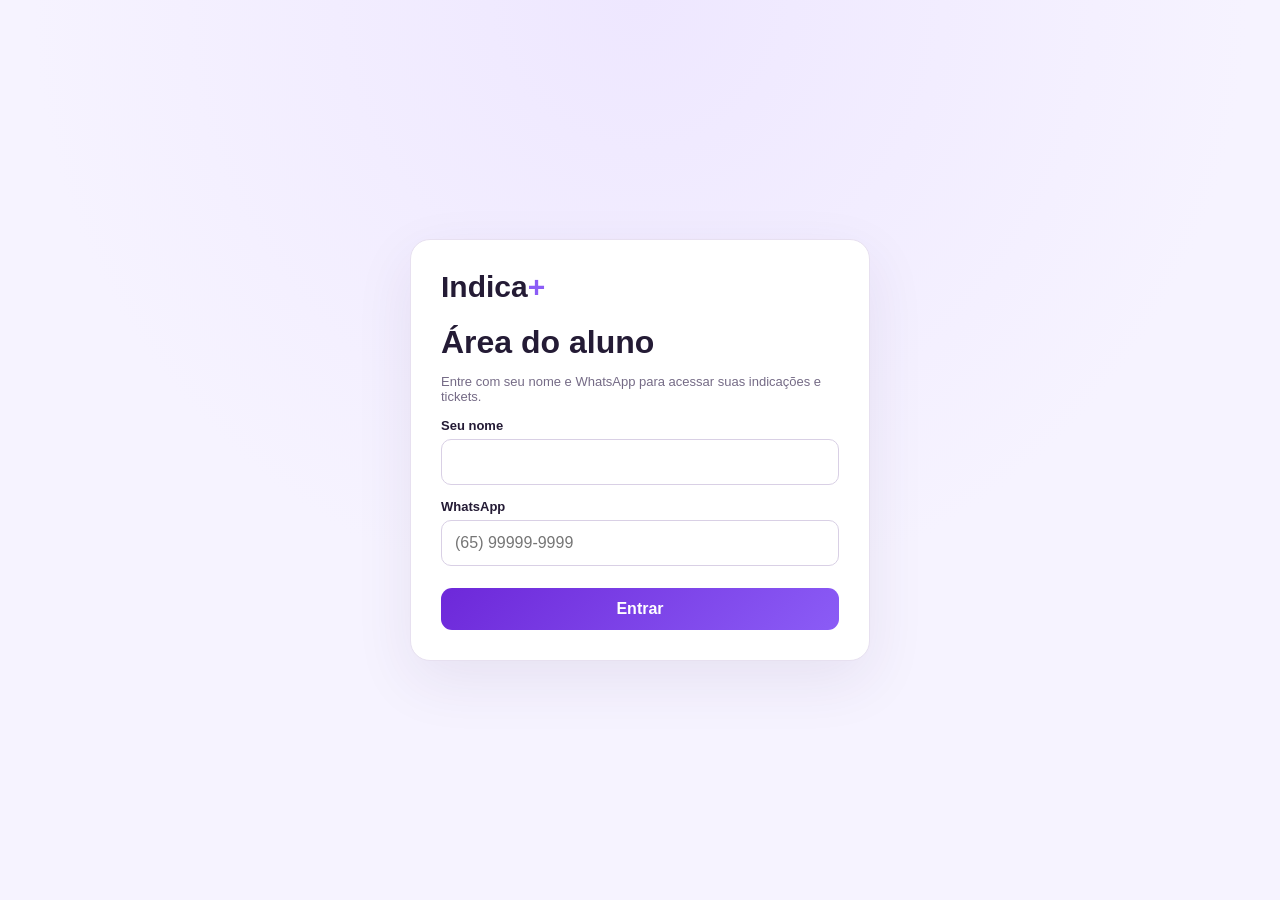
<file: index.html>
<!doctype html><html lang="pt-BR"><head><meta charset="utf-8"><meta http-equiv="refresh" content="0;url=aluno.html"><meta name="viewport" content="width=device-width,initial-scale=1"><title>Indica+</title></head><body><p>Redirecionando para a área do aluno...</p><script>location.replace('aluno.html')</script></body></html>
</file>
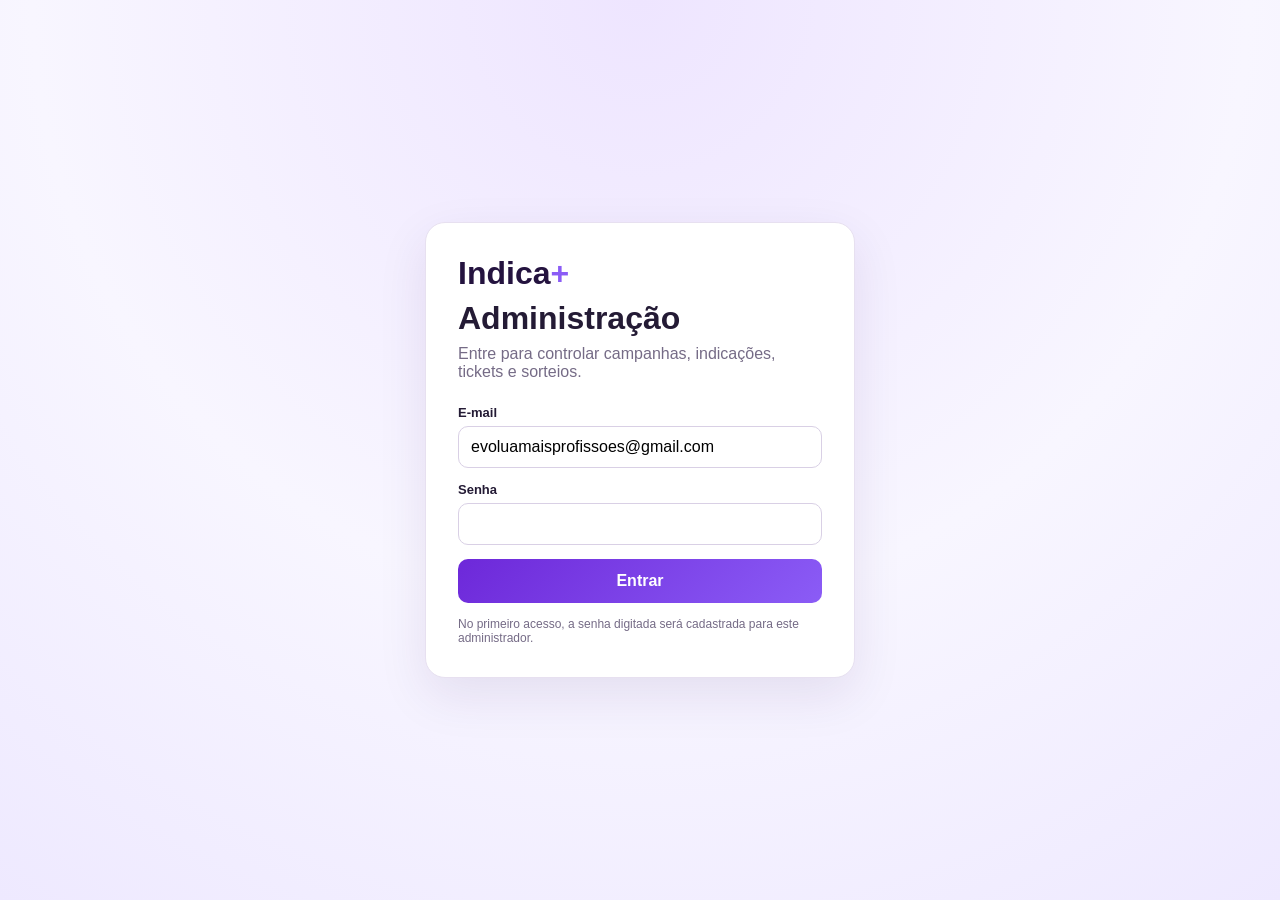
<file: admin/index.html>
<!doctype html>
<html lang="pt-BR">
<head>
<meta charset="utf-8">
<meta name="viewport" content="width=device-width,initial-scale=1">
<title>Indica+ | Administração</title>
<style>
:root{--p:#6d28d9;--p2:#8b5cf6;--bg:#f5f3ff;--card:#fff;--text:#241b35;--muted:#756b86;--line:#e7e0f0;--ok:#16834a;--warn:#a96600;--danger:#b52f2f;--blue:#2563eb}
*{box-sizing:border-box}body{margin:0;font-family:Segoe UI,Arial,sans-serif;background:var(--bg);color:var(--text)}button,input,textarea,select{font:inherit}.hidden{display:none!important}
.login{min-height:100vh;display:grid;place-items:center;padding:20px;background:radial-gradient(circle at top,#eee5ff,#f8f6ff 55%,#eee9ff)}.login-card{width:min(430px,100%);background:#fff;border:1px solid var(--line);border-radius:20px;padding:32px;box-shadow:0 18px 50px #35125c18}.login-logo{font-size:32px;font-weight:900;color:#24133f;margin-bottom:8px}.login-logo span{color:var(--p2)}.login-card h1{margin:0 0 8px}.login-card p{color:var(--muted);margin:0 0 24px}.field{margin-bottom:14px}.field label{display:block;font-size:13px;font-weight:700;margin-bottom:6px}.field input,.field textarea,.field select{width:100%;padding:11px 12px;border:1px solid #d9d0e5;border-radius:10px;background:#fff;outline:none}.field input:focus,.field textarea:focus,.field select:focus{border-color:var(--p);box-shadow:0 0 0 3px #6d28d915}.field textarea{min-height:90px;resize:vertical}.login-btn,.primary{border:0;background:linear-gradient(135deg,var(--p),var(--p2));color:#fff;padding:11px 16px;border-radius:10px;font-weight:800;cursor:pointer}.login-btn{width:100%;padding:13px}.msg{padding:11px 13px;border-radius:10px;margin-bottom:14px;font-size:13px}.msg.error{background:#fff0f0;color:#a52d2d}.msg.success{background:#e7f7ee;color:#16834a}
.app{display:flex;min-height:100vh}.side{position:fixed;inset:0 auto 0 0;width:235px;background:#24133f;color:#fff;padding:20px 14px;z-index:5}.brand{font-size:27px;font-weight:900;padding:7px 10px 22px}.brand span{color:#bda0ff}.nav{display:grid;gap:6px}.nav button{border:0;background:transparent;color:#ddd1f3;padding:11px;border-radius:9px;text-align:left;cursor:pointer}.nav button.active,.nav button:hover{background:#5b25a9;color:#fff}.nav-sep{height:1px;background:#ffffff16;margin:8px 4px}.side-bottom{position:absolute;bottom:20px;left:14px;right:14px}.logout{width:100%;border:1px solid #ffffff35;background:transparent;color:#fff;padding:10px;border-radius:9px;cursor:pointer}
.main{margin-left:235px;width:calc(100% - 235px);padding:25px;max-width:1550px}.top{display:flex;justify-content:space-between;align-items:center;gap:15px;margin-bottom:20px}.top h1{margin:0;font-size:27px}.top p{margin:5px 0;color:var(--muted)}.top-actions{display:flex;gap:8px;flex-wrap:wrap}.refresh,.secondary{border:1px solid #d8cde7;background:#fff;color:#4b3c5d;padding:10px 14px;border-radius:9px;font-weight:700;cursor:pointer}.refresh{background:var(--p);border-color:var(--p);color:#fff}.cards{display:grid;grid-template-columns:repeat(7,1fr);gap:12px;margin-bottom:20px}.card,.panel{background:var(--card);border:1px solid var(--line);border-radius:14px;box-shadow:0 4px 18px #3b236510}.card{padding:16px}.num{font-size:28px;font-weight:900;color:var(--p)}.label{font-size:12px;color:var(--muted);margin-top:4px}.panel{overflow:hidden;margin-bottom:18px}.panel-head{padding:16px 18px;border-bottom:1px solid var(--line);display:flex;justify-content:space-between;align-items:center;gap:12px}.panel-head h2{font-size:17px;margin:0}.tab{display:none}.tab.active{display:block}.wrap{overflow:auto}.empty,.loading{text-align:center;padding:35px;color:var(--muted)}table{width:100%;border-collapse:collapse;font-size:13px}th,td{text-align:left;padding:11px 13px;border-bottom:1px solid var(--line);vertical-align:top}th{background:#faf8ff;font-size:10px;color:#685d78;text-transform:uppercase;white-space:nowrap}tr:hover td{background:#fcfaff}.badge{display:inline-block;padding:5px 9px;border-radius:999px;background:#eee8ff;color:#5b25a9;font-size:10px;font-weight:800;white-space:nowrap}.ok{background:#e7f7ee;color:var(--ok)}.warn{background:#fff3dd;color:var(--warn)}.danger{background:#fde8e8;color:var(--danger)}.blue{background:#e8f0ff;color:#2455a6}.muted{color:var(--muted);font-size:12px}.actions{display:flex;gap:5px;flex-wrap:wrap}.btn{border:0;padding:7px 9px;border-radius:7px;font-size:11px;font-weight:800;color:#fff;cursor:pointer}.btn.blue{background:#2563eb;color:#fff}.btn.orange{background:#d97706;color:#fff}.btn.red{background:#dc2626;color:#fff}.btn.green{background:#15803d;color:#fff}.btn.gray{background:#6b7280;color:#fff}.btn.purple{background:#6d28d9;color:#fff}.campaign-grid{padding:18px;display:grid;grid-template-columns:1fr 1fr;gap:14px}.campaign-grid .full{grid-column:1/-1}.campaign-preview{border-radius:14px;min-height:180px;padding:24px;color:#fff;background:linear-gradient(135deg,var(--p),var(--p2));display:flex;flex-direction:column;justify-content:end;overflow:hidden;position:relative}.campaign-preview:before{content:"";position:absolute;inset:0;background-image:var(--banner);background-size:cover;background-position:center;opacity:.25}.campaign-preview>*{position:relative}.campaign-preview h3{font-size:28px;margin:4px 0}.campaign-preview p{margin:0}.prize-grid{display:grid;grid-template-columns:1fr 1fr;gap:12px}.check{display:flex;align-items:center;gap:8px;padding-top:26px}.check input{width:18px;height:18px}.modal{position:fixed;inset:0;background:#160b2790;display:none;align-items:center;justify-content:center;padding:18px;z-index:20}.modal.open{display:flex}.modal-box{background:#fff;width:min(760px,100%);max-height:92vh;overflow:auto;border-radius:16px;padding:22px;box-shadow:0 25px 80px #160b2740}.modal-head{display:flex;justify-content:space-between;align-items:center;margin-bottom:18px}.modal-head h3{margin:0}.close{border:0;background:#f2edf7;border-radius:8px;font-size:22px;width:35px;height:35px;cursor:pointer}.form-grid{display:grid;grid-template-columns:1fr 1fr;gap:12px}.full{grid-column:1/-1}.modal-actions{display:flex;justify-content:flex-end;gap:8px;margin-top:18px}.hint{font-size:12px;color:var(--muted);margin-top:5px}.early-box{background:#fff7e8;border:1px solid #f2d49a;border-radius:10px;padding:12px;margin-bottom:15px;color:#805500}
@media(max-width:1250px){.cards{grid-template-columns:repeat(4,1fr)}}@media(max-width:850px){.side{display:none}.main{margin:0;width:100%;padding:15px}.cards{grid-template-columns:repeat(2,1fr)}.campaign-grid,.form-grid,.prize-grid{grid-template-columns:1fr}.full{grid-column:auto}.top{align-items:flex-start;flex-direction:column}.top-actions{width:100%}.top-actions>*{flex:1}.campaign-preview{min-height:230px}}

/* Upload de imagens */
.image-upload-box{border:1px dashed #c8b7ee;border-radius:12px;padding:14px;background:#faf8ff}
.image-upload-row{display:flex;align-items:center;gap:12px;flex-wrap:wrap}
.image-upload-row input[type=file]{max-width:100%}
.image-preview{margin-top:12px;display:none;max-width:180px;max-height:130px;border-radius:10px;border:1px solid #e7ddf8;object-fit:cover}
.upload-status{font-size:12px;color:#6b5d7d}

</style>
</head>
<body>
<div id="loginView" class="login">
  <div class="login-card">
    <div class="login-logo">Indica<span>+</span></div>
    <h1>Administração</h1>
    <p>Entre para controlar campanhas, indicações, tickets e sorteios.</p>
    <div id="loginMsg" class="hidden"></div>
    <form id="loginForm">
      <div class="field"><label>E-mail</label><input id="loginEmail" type="email" value="evoluamaisprofissoes@gmail.com" required></div>
      <div class="field"><label>Senha</label><input id="loginPassword" type="password" required autocomplete="current-password"></div>
      <button class="login-btn">Entrar</button>
    </form>
    <div class="hint" style="margin-top:14px">No primeiro acesso, a senha digitada será cadastrada para este administrador.</div>
  </div>
</div>

<div id="appView" class="app hidden">
<aside class="side">
  <div class="brand">Indica<span>+</span></div>
  <div class="nav">
    <button class="active" data-tab="dashboard">📊 Dashboard</button>
    <button data-tab="campaigns">🎨 Campanhas</button>
    <button data-tab="referrals">📝 Indicações</button>
    <button data-tab="enrollments">⏳ Matrículas</button>
    <button data-tab="students">👨‍🎓 Alunos</button>
    <button data-tab="tickets">🎟️ Tickets</button>
    <button data-tab="prizes">🎁 Prêmios</button>
    <div class="nav-sep"></div>
    <button data-tab="ranking">🏆 Ranking</button>
    <button data-tab="history">📜 Histórico</button>
  </div>
  <div class="side-bottom"><button class="logout" id="logoutBtn">Sair</button></div>
</aside>
<main class="main">
  <div class="top"><div><h1 id="pageTitle">Dashboard</h1><p>Central de controle do Indica+</p></div><div class="top-actions"><button class="secondary" id="exportBtn">⬇ Exportar</button><button class="refresh" id="refreshBtn">↻ Atualizar</button></div></div>
  <div id="globalMsg" class="hidden"></div>

  <section id="tab-dashboard" class="tab active">
    <div class="cards">
      <div class="card"><div class="num" id="nStudents">0</div><div class="label">Alunos</div></div>
      <div class="card"><div class="num" id="nReferrals">0</div><div class="label">Indicações</div></div>
      <div class="card"><div class="num" id="nEnrollments">0</div><div class="label">Matrículas</div></div>
      <div class="card"><div class="num" id="nWaiting">0</div><div class="label">Aguardando 7 dias</div></div>
      <div class="card"><div class="num" id="nTickets">0</div><div class="label">Tickets disponíveis</div></div>
      <div class="card"><div class="num" id="nPrizes">0</div><div class="label">Prêmios ativos</div></div>
      <div class="card"><div class="num" id="nDraws">0</div><div class="label">Sorteios</div></div>
    </div>
    <div class="panel"><div class="panel-head"><h2>Campanha vigente</h2><span id="campaignStatus" class="badge">Carregando</span></div><div id="dashboardCampaign" class="campaign-grid"><div class="loading">Carregando...</div></div></div>
  </section>

  <section id="tab-campaigns" class="tab"><div class="panel"><div class="panel-head"><h2>Campanhas</h2><button class="primary" id="newCampaignBtn">+ Nova campanha</button></div><div id="campaignsBox" class="wrap"></div></div></section>
  <section id="tab-referrals" class="tab"><div class="panel"><div class="panel-head"><h2>Indicações</h2><button class="secondary" data-export="referrals">⬇ Excel/CSV</button></div><div id="referralsBox" class="wrap"></div></div></section>
  <section id="tab-enrollments" class="tab"><div class="panel"><div class="panel-head"><h2>Matrículas</h2><button class="secondary" data-export="enrollments">⬇ Excel/CSV</button></div><div id="enrollmentsBox" class="wrap"></div></div></section>
  <section id="tab-students" class="tab"><div class="panel"><div class="panel-head"><h2>Alunos</h2><button class="secondary" data-export="students">⬇ Excel/CSV</button></div><div id="studentsBox" class="wrap"></div></div></section>
  <section id="tab-tickets" class="tab"><div class="panel"><div class="panel-head"><h2>Tickets</h2><button class="secondary" data-export="tickets">⬇ Excel/CSV</button></div><div id="ticketsBox" class="wrap"></div></div></section>
  <section id="tab-prizes" class="tab"><div class="panel"><div class="panel-head"><h2>Prêmios</h2><button class="primary" id="newPrizeBtn">+ Novo prêmio</button></div><div id="prizesBox" class="wrap"></div></div></section>
  <section id="tab-ranking" class="tab"><div class="panel"><div class="panel-head"><h2>Ranking de indicadores</h2></div><div id="rankingBox" class="wrap"></div></div></section>
  <section id="tab-history" class="tab"><div class="panel"><div class="panel-head"><h2>Histórico e auditoria</h2><button class="secondary" data-export="draws">⬇ Sorteios CSV</button></div><div id="historyBox" class="wrap"></div></div></section>
</main>
</div>

<div id="campaignModal" class="modal"><div class="modal-box"><div class="modal-head"><h3 id="campaignModalTitle">Nova campanha</h3><button class="close" data-close="campaignModal">×</button></div><div id="campaignMsg" class="hidden"></div><div class="form-grid">
  <div class="field"><label>Nome da campanha</label><input id="cName"></div>
  <div class="field"><label>Badge</label><input id="cBadge" value="CAMPANHA ATIVA"></div>
  <div class="field full"><label>Título principal</label><input id="cTitle"></div>
  <div class="field full"><label>Subtítulo</label><textarea id="cSubtitle"></textarea></div>
  <div class="field"><label>Texto da logo</label><input id="cLogoText" value="Indica+"></div>
  <div class="field"><label>Status</label><select id="cStatus"><option value="draft">Rascunho</option><option value="active">Ativa</option><option value="paused">Pausada</option><option value="finished">Finalizada</option><option value="archived">Arquivada</option></select></div>
  <div class="field"><label>Cor primária</label><input id="cPrimary" type="color" value="#6d28d9"></div>
  <div class="field"><label>Cor secundária</label><input id="cSecondary" type="color" value="#8b5cf6"></div>
  <div class="field"><label>Início</label><input id="cStarts" type="datetime-local"></div>
  <div class="field"><label>Fim</label><input id="cEnds" type="datetime-local"></div>
  <div class="field full"><label>URL do banner</label><input id="cBanner" type="url" placeholder="https://..."><div class="hint">A imagem pode ficar no GitHub, Cloudflare R2 ou outro endereço público.</div></div>
  <div class="field"><label>URL da logo</label><input id="cLogoUrl" type="url" placeholder="https://..."></div>
  <div class="field"><label>URL do fundo</label><input id="cBgUrl" type="url" placeholder="https://..."></div>
</div><div class="modal-actions"><button class="secondary" data-close="campaignModal">Cancelar</button><button class="primary" id="saveCampaignBtn">Salvar campanha</button></div></div></div>

<div id="prizeModal" class="modal"><div class="modal-box"><div class="modal-head"><h3 id="prizeModalTitle">Novo prêmio</h3><button class="close" data-close="prizeModal">×</button></div><div id="prizeMsg" class="hidden"></div><div class="form-grid">
  <div class="field full"><label>Nome do prêmio</label><input id="pName" placeholder="Bolsa de estudos 100%"></div>
  <div class="field"><label>Ícone / Emoji</label><input id="pIcon" value="🎁"></div>
  <div class="field"><label>Estoque</label><input id="pStock" type="number" min="0" value="1"></div>
  <div class="field"><label>Ordem</label><input id="pOrder" type="number" min="0" value="0"></div>
  <div class="field full">
    <label>Imagem do prêmio</label>
    <div class="image-upload-box">
      <div class="image-upload-row">
        <input id="pImageFile" type="file" accept="image/jpeg,image/png,image/webp">
        <span id="pImageStatus" class="upload-status">JPG, PNG ou WEBP · até 5 MB</span>
      </div>
      <img id="pImagePreview" class="image-preview" alt="Prévia do prêmio">
    </div>
    <input id="pImage" type="hidden" value="">
  </div>
  <div class="field full"><label>Descrição</label><textarea id="pDesc"></textarea></div>
  <label class="check full"><input id="pActive" type="checkbox" checked> Prêmio ativo e disponível para sorteio</label>
</div><div class="modal-actions"><button class="secondary" data-close="prizeModal">Cancelar</button><button class="primary" id="savePrizeBtn">Salvar prêmio</button></div></div></div>

<div id="editStudentModal" class="modal"><div class="modal-box"><div class="modal-head"><h3>Editar aluno</h3><button class="close" data-close="editStudentModal">×</button></div><div id="studentMsg" class="hidden"></div><div class="form-grid"><div class="field full"><label>Nome</label><input id="sName"></div><div class="field"><label>WhatsApp</label><input id="sWhatsapp"></div><div class="field"><label>Telefone</label><input id="sPhone"></div><div class="field full"><label>E-mail</label><input id="sEmail" type="email"></div><label class="check full"><input id="sActive" type="checkbox"> Aluno ativo</label></div><div class="modal-actions"><button class="secondary" data-close="editStudentModal">Cancelar</button><button class="primary" id="saveStudentBtn">Salvar</button></div></div></div>

<div id="editReferralModal" class="modal"><div class="modal-box"><div class="modal-head"><h3>Editar indicação</h3><button class="close" data-close="editReferralModal">×</button></div><div id="referralMsg" class="hidden"></div><div class="form-grid"><div class="field"><label>Nome do indicado</label><input id="rName"></div><div class="field"><label>WhatsApp</label><input id="rWhatsapp"></div><div class="field"><label>Telefone</label><input id="rPhone"></div><div class="field"><label>E-mail</label><input id="rEmail" type="email"></div><div class="field"><label>Status</label><select id="rStatus"><option value="pending">Aguardando</option><option value="confirmed">Confirmada</option><option value="cancelled">Cancelada</option></select></div><div class="field"><label>Motivo cancelamento</label><input id="rReason"></div></div><div class="modal-actions"><button class="secondary" data-close="editReferralModal">Cancelar</button><button class="primary" id="saveReferralBtn">Salvar</button></div></div></div>

<div id="earlyModal" class="modal"><div class="modal-box"><div class="modal-head"><h3>🔓 Liberar ticket antecipadamente</h3><button class="close" data-close="earlyModal">×</button></div><div class="early-box"><strong>Atenção:</strong> esta matrícula ainda não completou os 7 dias de segurança. A liberação será registrada na auditoria como exceção administrativa.</div><div class="field"><label>Motivo da liberação</label><textarea id="earlyReason" placeholder="Ex.: Teste do sorteio em ambiente de produção"></textarea></div><div id="earlyMsg" class="hidden"></div><div class="modal-actions"><button class="secondary" data-close="earlyModal">Cancelar</button><button class="primary" id="confirmEarlyBtn">Liberar ticket</button></div></div></div>

<script>
const API='https://indica-mais-api.evoluamaisprofissoes.workers.dev';
const TOKEN_KEY='indica_admin_token';
let token=localStorage.getItem(TOKEN_KEY)||'';
let editingCampaignId=null,editingPrizeId=null,editingStudentId=null,editingReferralId=null,earlyEnrollmentId=null;
let currentExportType='students';
const $=id=>document.getElementById(id);
const esc=v=>String(v??'').replace(/[&<>"']/g,m=>({'&':'&amp;','<':'&lt;','>':'&gt;','"':'&quot;',"'":'&#39;'}[m]));
const fmt=v=>v?new Date(v).toLocaleString('pt-BR'):'Não informado';
const localDate=v=>v?new Date(v).toLocaleDateString('pt-BR'):'Não informado';
const statusLabel=s=>({pending:'Aguardando',confirmed:'Confirmada',cancelled:'Cancelada',paid_waiting:'Aguardando 7 dias',eligible:'Elegível',refunded:'Reembolsada',available:'Disponível',used:'Usado',revoked:'Revogado',active:'Ativa',draft:'Rascunho',paused:'Pausada',finished:'Finalizada',archived:'Arquivada'})[s]||s||'Não informado';
const badge=s=>{const c=['confirmed','eligible','active','available'].includes(s)?'ok':['paid_waiting','pending','draft','paused'].includes(s)?'warn':['cancelled','refunded','revoked','finished','archived'].includes(s)?'danger':'blue';return `<span class="badge ${c}">${esc(statusLabel(s))}</span>`};
function showMsg(id,text,type='error'){const el=$(id);el.className='msg '+type;el.textContent=text;el.classList.remove('hidden')}
function hideMsg(id){$(id).className='hidden'}
async function api(path,opt={}){const isForm=opt.body instanceof FormData;const headers={...(isForm?{}:{'Content-Type':'application/json'}),...(opt.headers||{})};if(token)headers.Authorization='Bearer '+token;const r=await fetch(API+path,{...opt,headers});let data={};try{data=await r.json()}catch{}if(r.status===401){logout(false);throw Error(data.error||'Sessão expirada.')}if(!r.ok||data.success===false)throw Error(data.error||data.message||'Erro na API');return data}
function openModal(id){$(id).classList.add('open')}
function closeModal(id){$(id).classList.remove('open')}
document.querySelectorAll('[data-close]').forEach(b=>b.addEventListener('click',()=>closeModal(b.dataset.close)));
document.querySelectorAll('.modal').forEach(m=>m.addEventListener('click',e=>{if(e.target===m)m.classList.remove('open')}));
function switchTab(tab){document.querySelectorAll('.nav button[data-tab]').forEach(b=>b.classList.toggle('active',b.dataset.tab===tab));document.querySelectorAll('.tab').forEach(x=>x.classList.remove('active'));$('tab-'+tab).classList.add('active');const btn=document.querySelector(`.nav button[data-tab="${tab}"]`);$('pageTitle').textContent=btn?btn.textContent.replace(/[^\p{L}\p{N}\s+]/gu,'').trim():'Dashboard';if(tab==='campaigns')loadCampaigns();if(tab==='referrals')loadReferrals();if(tab==='enrollments')loadEnrollments();if(tab==='students')loadStudents();if(tab==='tickets')loadTickets();if(tab==='prizes')loadPrizes();if(tab==='ranking')loadRanking();if(tab==='history')loadHistory()}
document.querySelectorAll('.nav button[data-tab]').forEach(b=>b.addEventListener('click',()=>switchTab(b.dataset.tab)));
$('refreshBtn').onclick=()=>loadAll();
$('logoutBtn').onclick=()=>logout(true);
function logout(show=true){token='';localStorage.removeItem(TOKEN_KEY);$('appView').classList.add('hidden');$('loginView').classList.remove('hidden');if(show){$('loginPassword').value='';}}
$('loginForm').addEventListener('submit',async e=>{e.preventDefault();hideMsg('loginMsg');try{const d=await api('/api/admin/login',{method:'POST',body:JSON.stringify({email:$('loginEmail').value,password:$('loginPassword').value})});token=d.token;localStorage.setItem(TOKEN_KEY,token);$('loginView').classList.add('hidden');$('appView').classList.remove('hidden');loadAll()}catch(err){showMsg('loginMsg',err.message)}});
async function loadAll(){try{hideMsg('globalMsg');const d=await api('/api/admin/dashboard');const x=d.dashboard||{};$('nStudents').textContent=x.students||0;$('nReferrals').textContent=x.referrals||0;$('nEnrollments').textContent=x.enrollments||0;$('nWaiting').textContent=x.waiting_7_days||0;$('nTickets').textContent=x.available_tickets||0;$('nPrizes').textContent=x.prizes||0;$('nDraws').textContent=x.draws||0;renderCampaignDashboard(d.campaign);await Promise.all([loadReferrals(),loadEnrollments(),loadStudents(),loadTickets(),loadPrizes()])}catch(e){if(token)showMsg('globalMsg',e.message)}}
function renderCampaignDashboard(c){if(!c){$('dashboardCampaign').innerHTML='<div class="empty">Nenhuma campanha cadastrada.</div>';return}$('campaignStatus').outerHTML=`<span id="campaignStatus" class="badge">${badge(c.status).replace('<span class="badge ','<span class="badge ').replace('</span>','</span>')}</span>`;$('dashboardCampaign').innerHTML=`<div><strong>Nome</strong><div class="muted">${esc(c.name)}</div></div><div><strong>Status</strong><div>${badge(c.status)}</div></div><div><strong>Título</strong><div class="muted">${esc(c.title)}</div></div><div><strong>Subtítulo</strong><div class="muted">${esc(c.subtitle)}</div></div><div><strong>Período</strong><div class="muted">${localDate(c.starts_at)} até ${localDate(c.ends_at)}</div></div><div><strong>Identidade</strong><div class="muted">${esc(c.logo_text)} · ${esc(c.primary_color)} / ${esc(c.secondary_color)}</div></div><div class="full"><div class="campaign-preview" style="--banner:url('${esc(c.banner_url||'')}');background-color:${esc(c.primary_color||'#6d28d9')};background-image:linear-gradient(135deg,${esc(c.primary_color||'#6d28d9')},${esc(c.secondary_color||'#8b5cf6')})"><span>${esc(c.badge)}</span><h3>${esc(c.title)}</h3><p>${esc(c.subtitle)}</p></div></div>`}
async function loadCampaigns(){try{const d=await api('/api/admin/campaigns');const rows=(d.campaigns||[]).map(c=>`<tr><td><strong>${esc(c.name)}</strong><div class="muted">${esc(c.title)}</div></td><td>${badge(c.status)}</td><td>${localDate(c.starts_at)}<br>${localDate(c.ends_at)}</td><td>${esc(c.primary_color)} / ${esc(c.secondary_color)}</td><td class="actions"><button class="btn blue" onclick='editCampaign(${JSON.stringify(c).replace(/'/g,"&#39;")})'>Editar</button>${c.status!=='active'?`<button class="btn green" onclick="activateCampaign('${c.id}')">Ativar</button>`:`<button class="btn orange" onclick="pauseCampaign('${c.id}')">Pausar</button>`}<button class="btn red" onclick="deleteCampaign('${c.id}')">Excluir</button></td></tr>`);$('campaignsBox').innerHTML=rows.length?`<table><thead><tr><th>Campanha</th><th>Status</th><th>Período</th><th>Cores</th><th>Ações</th></tr></thead><tbody>${rows.join('')}</tbody></table>`:'<div class="empty">Nenhuma campanha cadastrada.</div>'}catch(e){showMsg('globalMsg',e.message)}}
function toInputDate(v){return v?new Date(v).toISOString().slice(0,16):''}
function editCampaign(c){editingCampaignId=c.id;$('campaignModalTitle').textContent='Editar campanha';$('cName').value=c.name||'';$('cBadge').value=c.badge||'';$('cTitle').value=c.title||'';$('cSubtitle').value=c.subtitle||'';$('cLogoText').value=c.logo_text||'';$('cStatus').value=c.status||'draft';$('cPrimary').value=c.primary_color||'#6d28d9';$('cSecondary').value=c.secondary_color||'#8b5cf6';$('cStarts').value=toInputDate(c.starts_at);$('cEnds').value=toInputDate(c.ends_at);$('cBanner').value=c.banner_url||'';$('cLogoUrl').value=c.logo_url||'';$('cBgUrl').value=c.background_url||'';hideMsg('campaignMsg');openModal('campaignModal')}
$('newCampaignBtn').onclick=()=>{editingCampaignId=null;$('campaignModalTitle').textContent='Nova campanha';['cName','cTitle','cSubtitle','cBanner','cLogoUrl','cBgUrl','cStarts','cEnds'].forEach(id=>$(id).value='');$('cBadge').value='CAMPANHA ATIVA';$('cLogoText').value='Indica+';$('cStatus').value='draft';$('cPrimary').value='#6d28d9';$('cSecondary').value='#8b5cf6';hideMsg('campaignMsg');openModal('campaignModal')};
$('saveCampaignBtn').onclick=async()=>{try{const body={name:$('cName').value,badge:$('cBadge').value,title:$('cTitle').value,subtitle:$('cSubtitle').value,logo_text:$('cLogoText').value,status:$('cStatus').value,primary_color:$('cPrimary').value,secondary_color:$('cSecondary').value,starts_at:$('cStarts').value?new Date($('cStarts').value).toISOString():null,ends_at:$('cEnds').value?new Date($('cEnds').value).toISOString():null,banner_url:$('cBanner').value,logo_url:$('cLogoUrl').value,background_url:$('cBgUrl').value};await api(editingCampaignId?`/api/admin/campaigns/${editingCampaignId}`:'/api/admin/campaigns',{method:editingCampaignId?'PATCH':'POST',body:JSON.stringify(body)});closeModal('campaignModal');showMsg('globalMsg','Campanha salva com sucesso.','success');await loadAll();loadCampaigns()}catch(e){showMsg('campaignMsg',e.message)}};
async function activateCampaign(id){if(!confirm('Ativar esta campanha? A campanha ativa anterior será arquivada.'))return;try{await api('/api/admin/campaigns/'+id,{method:'PATCH',body:JSON.stringify({status:'active'})});await loadAll();loadCampaigns()}catch(e){showMsg('globalMsg',e.message)}}
async function pauseCampaign(id){if(!confirm('Pausar esta campanha?'))return;try{await api('/api/admin/campaigns/'+id,{method:'PATCH',body:JSON.stringify({status:'paused'})});await loadAll();loadCampaigns()}catch(e){showMsg('globalMsg',e.message)}}
async function deleteCampaign(id){if(!confirm('Excluir esta campanha? Só será possível se ela não tiver histórico.'))return;try{await api('/api/admin/campaigns/'+id,{method:'DELETE'});await loadAll();loadCampaigns()}catch(e){alert(e.message)}}
async function loadReferrals(){try{const d=await api('/api/admin/referrals');const rows=(d.referrals||[]).map(x=>`<tr><td><strong>${esc(x.lead_name)}</strong><div class="muted">${esc(x.lead_whatsapp)}</div></td><td>${esc(x.student_name)}<div class="muted">${esc(x.student_whatsapp)}</div></td><td>${badge(x.status)}</td><td>${fmt(x.created_at)}<br><span class="muted">Elegível: ${fmt(x.eligible_at)}</span></td><td class="actions"><button class="btn blue" onclick='editReferral(${JSON.stringify(x).replace(/'/g,"&#39;")})'>Editar</button>${x.status!=='cancelled'?`<button class="btn red" onclick="cancelReferral('${x.id}')">Cancelar</button>`:''}</td></tr>`);$('referralsBox').innerHTML=rows.length?`<table><thead><tr><th>Lead</th><th>Indicador</th><th>Status</th><th>Datas</th><th>Ações</th></tr></thead><tbody>${rows.join('')}</tbody></table>`:'<div class="empty">Nenhuma indicação.</div>'}catch(e){showMsg('globalMsg',e.message)}}
function editReferral(x){editingReferralId=x.id;$('rName').value=x.lead_name||'';$('rWhatsapp').value=x.lead_whatsapp||'';$('rPhone').value=x.lead_phone||'';$('rEmail').value=x.lead_email||'';$('rStatus').value=x.status||'pending';$('rReason').value=x.cancellation_reason||'';hideMsg('referralMsg');openModal('editReferralModal')}
$('saveReferralBtn').onclick=async()=>{try{await api('/api/admin/referrals/'+editingReferralId,{method:'PATCH',body:JSON.stringify({lead_name:$('rName').value,lead_whatsapp:$('rWhatsapp').value,lead_phone:$('rPhone').value,lead_email:$('rEmail').value,status:$('rStatus').value,cancellation_reason:$('rReason').value})});closeModal('editReferralModal');await loadAll()}catch(e){showMsg('referralMsg',e.message)}};
async function cancelReferral(id){if(!confirm('Cancelar esta indicação? Se houver ticket disponível, ele será revogado.'))return;try{await api('/api/admin/referrals/'+id,{method:'PATCH',body:JSON.stringify({status:'cancelled',cancellation_reason:'Cancelada pelo administrador'})});await loadAll()}catch(e){alert(e.message)}}
async function loadEnrollments(){try{const d=await api('/api/admin/enrollments');const rows=(d.enrollments||[]).map(x=>{const eligible=new Date(x.eligible_at)<=new Date();let action='';if(x.enrollment_status==='paid_waiting'){action=eligible?`<button class="btn green" onclick="confirmEnrollment('${x.id}')">Confirmar</button>`:`<button class="btn orange" onclick="openEarly('${x.id}')">🔓 Liberar agora</button>`}else if(x.enrollment_status==='confirmed'){action='<span class="badge ok">Ticket gerado</span>'}return `<tr><td><strong>${esc(x.lead_name)}</strong><div class="muted">${esc(x.lead_whatsapp||'')}</div></td><td>${esc(x.indicator_name)}<div class="muted">${esc(x.indicator_whatsapp)}</div></td><td>${badge(x.enrollment_status)}</td><td>${fmt(x.paid_at)}</td><td>${fmt(x.eligible_at)}</td><td class="actions">${action}</td></tr>`});$('enrollmentsBox').innerHTML=rows.length?`<table><thead><tr><th>Indicado</th><th>Indicador</th><th>Status</th><th>Pagamento</th><th>Elegível</th><th>Ação</th></tr></thead><tbody>${rows.join('')}</tbody></table>`:'<div class="empty">Nenhuma matrícula.</div>'}catch(e){showMsg('globalMsg',e.message)}}
async function confirmEnrollment(id){if(!confirm('Confirmar matrícula e gerar o ticket?'))return;try{await api('/api/admin/enrollments/'+id+'/confirm',{method:'POST',body:JSON.stringify({})});await loadAll();alert('Matrícula confirmada e ticket gerado.')}catch(e){alert(e.message)}}
function openEarly(id){earlyEnrollmentId=id;$('earlyReason').value='';hideMsg('earlyMsg');openModal('earlyModal')}
$('confirmEarlyBtn').onclick=async()=>{try{await api('/api/admin/enrollments/'+earlyEnrollmentId+'/confirm-early',{method:'POST',body:JSON.stringify({reason:$('earlyReason').value})});closeModal('earlyModal');await loadAll();alert('Ticket liberado antecipadamente com sucesso.')}catch(e){showMsg('earlyMsg',e.message)}};
async function loadStudents(){try{const d=await api('/api/admin/students');const rows=(d.students||[]).map(x=>`<tr><td><strong>${esc(x.name)}</strong></td><td>${esc(x.whatsapp)}</td><td>${esc(x.email||'')}</td><td>${x.referrals||0}</td><td>${x.tickets||0}</td><td>${x.active?badge('active'):badge('revoked')}</td><td><button class="btn blue" onclick='editStudent(${JSON.stringify(x).replace(/'/g,"&#39;")})'>Editar</button></td></tr>`);$('studentsBox').innerHTML=rows.length?`<table><thead><tr><th>Nome</th><th>WhatsApp</th><th>E-mail</th><th>Indicações</th><th>Tickets</th><th>Status</th><th>Ação</th></tr></thead><tbody>${rows.join('')}</tbody></table>`:'<div class="empty">Nenhum aluno.</div>'}catch(e){showMsg('globalMsg',e.message)}}
function editStudent(x){editingStudentId=x.id;$('sName').value=x.name||'';$('sWhatsapp').value=x.whatsapp||'';$('sPhone').value=x.phone||'';$('sEmail').value=x.email||'';$('sActive').checked=!!x.active;hideMsg('studentMsg');openModal('editStudentModal')}
$('saveStudentBtn').onclick=async()=>{try{await api('/api/admin/students/'+editingStudentId,{method:'PATCH',body:JSON.stringify({name:$('sName').value,whatsapp:$('sWhatsapp').value,phone:$('sPhone').value,email:$('sEmail').value,active:$('sActive').checked?1:0})});closeModal('editStudentModal');await loadAll()}catch(e){showMsg('studentMsg',e.message)}};
async function loadTickets(){try{const d=await api('/api/admin/tickets');const rows=(d.tickets||[]).map(x=>`<tr><td><strong>${esc(x.code)}</strong></td><td>${esc(x.student_name)}<div class="muted">${esc(x.student_whatsapp)}</div></td><td>${badge(x.status)}</td><td>${fmt(x.created_at)}</td><td>${fmt(x.used_at)}</td><td class="actions">${x.status==='available'?`<button class="btn red" onclick="revokeTicket('${x.id}')">Revogar</button>`:''}</td></tr>`);$('ticketsBox').innerHTML=rows.length?`<table><thead><tr><th>Ticket</th><th>Aluno</th><th>Status</th><th>Criado</th><th>Usado</th><th>Ação</th></tr></thead><tbody>${rows.join('')}</tbody></table>`:'<div class="empty">Nenhum ticket.</div>'}catch(e){showMsg('globalMsg',e.message)}}
async function revokeTicket(id){const reason=prompt('Motivo da revogação:','Revogado pelo administrador');if(reason===null)return;try{await api('/api/admin/tickets/'+id,{method:'PATCH',body:JSON.stringify({reason})});await loadAll()}catch(e){alert(e.message)}}
async function loadPrizes(){try{const d=await api('/api/admin/prizes');const rows=(d.prizes||[]).map(x=>`<tr><td><strong>${esc(x.icon||'🎁')} ${esc(x.name)}</strong><div class="muted">${esc(x.description||'')}</div></td><td>${x.stock}</td><td>${badge(x.active?'active':'revoked')}</td><td>${x.display_order}</td><td class="actions"><button class="btn blue" onclick='editPrize(${JSON.stringify(x).replace(/'/g,"&#39;")})'>Editar</button><button class="btn orange" onclick="togglePrize('${x.id}',${x.active?1:0})">${x.active?'Desativar':'Ativar'}</button><button class="btn red" onclick="deletePrize('${x.id}')">Excluir</button></td></tr>`);$('prizesBox').innerHTML=rows.length?`<table><thead><tr><th>Prêmio</th><th>Estoque</th><th>Status</th><th>Ordem</th><th>Ações</th></tr></thead><tbody>${rows.join('')}</tbody></table>`:'<div class="empty">Nenhum prêmio cadastrado.</div>'}catch(e){showMsg('globalMsg',e.message)}}
function editPrize(x){editingPrizeId=x.id;$('prizeModalTitle').textContent='Editar prêmio';$('pName').value=x.name||'';$('pIcon').value=x.icon||'🎁';$('pStock').value=x.stock??1;$('pOrder').value=x.display_order??0;$('pImage').value=x.image_url||'';$('pDesc').value=x.description||'';$('pActive').checked=!!x.active;$('pImageFile').value='';setPrizePreview(x.image_url||'');hideMsg('prizeMsg');openModal('prizeModal')}
function setPrizePreview(url){const img=$('pImagePreview');if(url){img.src=url;img.style.display='block'}else{img.removeAttribute('src');img.style.display='none'}}
$('pImageFile').addEventListener('change',()=>{const f=$('pImageFile').files[0];if(!f){$('pImageStatus').textContent='JPG, PNG ou WEBP · até 5 MB';return}if(!['image/jpeg','image/png','image/webp'].includes(f.type)){showMsg('prizeMsg','Formato não permitido. Use JPG, PNG ou WEBP.');$('pImageFile').value='';return}if(f.size>5*1024*1024){showMsg('prizeMsg','A imagem deve ter no máximo 5 MB.');$('pImageFile').value='';return}const reader=new FileReader();reader.onload=()=>setPrizePreview(reader.result);reader.readAsDataURL(f);$('pImageStatus').textContent=f.name+' · '+(f.size/1024/1024).toFixed(2)+' MB'});
async function uploadPrizeImage(){const f=$('pImageFile').files[0];if(!f)return $('pImage').value||'';$('pImageStatus').textContent='Enviando imagem...';const fd=new FormData();fd.append('file',f);const result=await api('/api/admin/upload-image',{method:'POST',body:fd});$('pImageStatus').textContent='Imagem enviada com sucesso';return result.url}
$('newPrizeBtn').onclick=()=>{editingPrizeId=null;$('prizeModalTitle').textContent='Novo prêmio';$('pName').value='';$('pIcon').value='🎁';$('pStock').value=1;$('pOrder').value=0;$('pImage').value='';$('pImageFile').value='';$('pImageStatus').textContent='JPG, PNG ou WEBP · até 5 MB';setPrizePreview('');$('pDesc').value='';$('pActive').checked=true;hideMsg('prizeMsg');openModal('prizeModal')};
$('savePrizeBtn').onclick=async()=>{try{const imageUrl=await uploadPrizeImage();const body={name:$('pName').value,icon:$('pIcon').value,stock:Number($('pStock').value),display_order:Number($('pOrder').value),image_url:imageUrl,description:$('pDesc').value,active:$('pActive').checked?1:0};await api(editingPrizeId?`/api/admin/prizes/${editingPrizeId}`:'/api/admin/prizes',{method:editingPrizeId?'PATCH':'POST',body:JSON.stringify(body)});closeModal('prizeModal');await loadAll()}catch(e){showMsg('prizeMsg',e.message)}};
async function togglePrize(id,a){try{await api('/api/admin/prizes/'+id,{method:'PATCH',body:JSON.stringify({active:a?0:1})});await loadAll()}catch(e){alert(e.message)}}
async function deletePrize(id){if(!confirm('Excluir este prêmio? Se já houver sorteio registrado, ele será apenas desativado.'))return;try{await api('/api/admin/prizes/'+id,{method:'DELETE'});await loadAll()}catch(e){alert(e.message)}}
async function loadRanking(){try{const d=await api('/api/admin/ranking');const rows=(d.ranking||[]).map((x,i)=>`<tr><td><strong>${i<3?['🥇','🥈','🥉'][i]:(i+1)}</strong></td><td>${esc(x.name)}<div class="muted">${esc(x.whatsapp)}</div></td><td>${x.referrals}</td><td>${x.confirmed_referrals}</td><td>${x.tickets}</td><td>${x.draws}</td><td>${x.referrals?((x.confirmed_referrals/x.referrals)*100).toFixed(1)+'%':'0%'}</td></tr>`);$('rankingBox').innerHTML=rows.length?`<table><thead><tr><th>#</th><th>Aluno</th><th>Indicações</th><th>Confirmadas</th><th>Tickets</th><th>Sorteios</th><th>Conversão</th></tr></thead><tbody>${rows.join('')}</tbody></table>`:'<div class="empty">Nenhum dado para o ranking.</div>'}catch(e){showMsg('globalMsg',e.message)}}
async function loadHistory(){try{const d=await api('/api/admin/history');const rows=(d.history||[]).map(x=>`<tr><td>${fmt(x.created_at)}</td><td><strong>${esc(x.admin_name)}</strong></td><td>${esc(x.action)}</td><td>${esc(x.entity_type)}<div class="muted">${esc(x.entity_id||'')}</div></td><td><details><summary>Ver detalhes</summary><pre style="white-space:pre-wrap;font-size:11px">${esc(x.details_json||'')}</pre></details></td></tr>`);$('historyBox').innerHTML=rows.length?`<table><thead><tr><th>Data</th><th>Administrador</th><th>Ação</th><th>Entidade</th><th>Detalhes</th></tr></thead><tbody>${rows.join('')}</tbody></table>`:'<div class="empty">Nenhum registro.</div>'}catch(e){showMsg('globalMsg',e.message)}}
async function downloadCsv(type){try{const r=await fetch(API+'/api/admin/export/'+type,{headers:{Authorization:'Bearer '+token}});if(!r.ok)throw Error('Não foi possível exportar.');const blob=await r.blob();const a=document.createElement('a');a.href=URL.createObjectURL(blob);a.download='indica-mais-'+type+'.csv';a.click();URL.revokeObjectURL(a.href)}catch(e){alert(e.message)}}
document.querySelectorAll('[data-export]').forEach(b=>b.onclick=()=>downloadCsv(b.dataset.export));
$('exportBtn').onclick=()=>{const type=prompt('Digite: students, referrals, enrollments, tickets ou draws','students');if(type&&['students','referrals','enrollments','tickets','draws'].includes(type))downloadCsv(type)};
async function boot(){if(!token)return;try{await api('/api/admin/me');$('loginView').classList.add('hidden');$('appView').classList.remove('hidden');loadAll()}catch{logout(false)}}
boot();
</script>
</body></html>
</file>
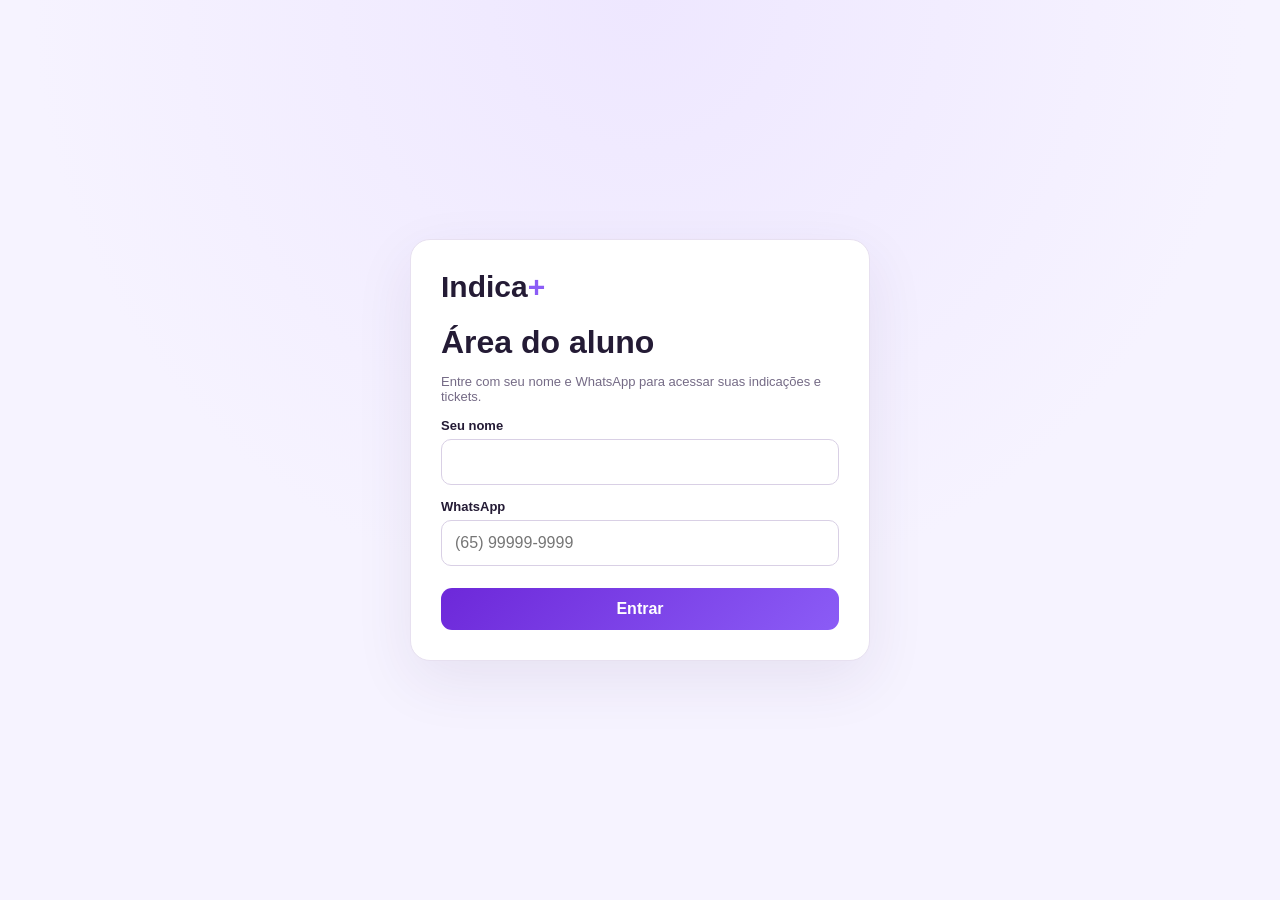
<file: aluno.html>
<!doctype html>
<html lang="pt-BR">
<head>
<meta charset="utf-8">
<meta name="viewport" content="width=device-width,initial-scale=1">
<title>Indica+ | Área do Aluno</title>
<style>
:root{--p:#6d28d9;--p2:#8b5cf6;--bg:#f6f3ff;--text:#241b35;--muted:#756b86;--line:#e7e0f0;--ok:#16834a}
*{box-sizing:border-box}
body{margin:0;font-family:Segoe UI,Arial,sans-serif;background:var(--bg);color:var(--text)}
button,input{font:inherit}
.hidden{display:none!important}
.container{width:min(1120px,calc(100% - 30px));margin:auto}
.top{padding:25px 0;display:flex;justify-content:space-between;align-items:center;gap:15px}
.logo{font-size:30px;font-weight:900}.logo span{color:var(--p2)}
.top-actions{display:flex;gap:8px}
.btn{border:0;border-radius:11px;padding:12px 16px;font-weight:800;cursor:pointer}
.primary{background:linear-gradient(135deg,var(--p),var(--p2));color:#fff}
.secondary{background:#eee9f7;color:#4c3b63}
.login{min-height:100vh;display:grid;place-items:center;padding:20px;background:radial-gradient(circle at top,#eee7ff,#f6f3ff 55%)}
.card{background:#fff;border:1px solid var(--line);border-radius:20px;box-shadow:0 20px 60px #3b236515}
.login-card{width:min(460px,100%);padding:30px}
.login-card h1{margin:20px 0 7px}.muted{color:var(--muted);font-size:13px}
.field{margin:14px 0}.field label{display:block;font-size:13px;font-weight:800;margin-bottom:6px}
.field input{width:100%;padding:13px;border:1px solid #d9d0e5;border-radius:10px;outline:none}
.field input:focus{border-color:var(--p);box-shadow:0 0 0 3px #6d28d91a}
.login-card .btn{width:100%;margin-top:8px}
.msg{padding:11px;border-radius:10px;margin-top:12px;font-size:13px}
.msg.error{background:#fff0f0;color:#a52d2d}.msg.ok{background:#e7f7ee;color:var(--ok)}
.hero{padding:30px;background:linear-gradient(135deg,#fff,#f0eaff);border:1px solid var(--line);border-radius:22px;margin-bottom:18px}
.hero .badge{display:inline-block;padding:6px 10px;border-radius:999px;background:#eee8ff;color:#5b25a9;font-size:11px;font-weight:900}
.hero h1{font-size:clamp(28px,5vw,46px);margin:14px 0 8px}.hero p{font-size:16px;color:var(--muted);max-width:760px}
.stats{display:grid;grid-template-columns:repeat(4,1fr);gap:13px;margin:18px 0}
.stat{padding:18px}.stat strong{display:block;font-size:28px;color:var(--p)}.stat span{font-size:12px;color:var(--muted)}
.grid{display:grid;grid-template-columns:1fr 1fr;gap:18px}.panel{padding:22px;margin-bottom:18px}.panel h2{margin:0 0 15px}
.referral-form{display:grid;grid-template-columns:1fr 1fr;gap:12px}.full{grid-column:1/-1}
.referral-form input{width:100%;padding:12px;border:1px solid #d9d0e5;border-radius:10px}
.tickets{display:grid;gap:10px}
.ticket{padding:15px;border:1px solid var(--line);border-radius:13px;background:#fbf9ff;display:flex;justify-content:space-between;align-items:center;gap:10px}
.ticket code{font-weight:900;color:var(--p);font-size:16px}.ticket small{display:block;color:var(--muted);margin-top:3px}
.status{padding:5px 8px;border-radius:999px;background:#eee8ff;font-size:11px;font-weight:800}
.available{background:#e7f7ee;color:#16834a}.used{background:#eee;color:#666}
.draw{background:linear-gradient(135deg,#24133f,#5b25a9);color:#fff;padding:25px;border-radius:18px}
.draw h2{margin-top:0}.draw-form{display:flex;gap:9px}
.draw-form input{flex:1;padding:13px;border:0;border-radius:10px}
.draw-button{background:#fff;color:#5b25a9;border:0;border-radius:10px;padding:13px 18px;font-weight:900;cursor:pointer}
.draw-button:disabled{opacity:.7;cursor:wait}
.draw-result{margin-top:15px;padding:18px;border-radius:13px;background:#ffffff18;text-align:center}
.draw-result.draw-rolling{min-height:230px;display:flex;flex-direction:column;align-items:center;justify-content:center;overflow:hidden}
.draw-result.draw-winner{min-height:230px;animation:indicaWinner .6s ease-out}
.slot-icon{font-size:70px;animation:indicaSlot .12s infinite alternate}
.slot-text{font-size:18px;font-weight:900;margin-top:10px}
.winner-badge{font-size:42px;margin-bottom:4px}
.prize-image{width:190px;height:190px;object-fit:contain;display:block;margin:0 auto 14px;border-radius:16px;background:#fff;padding:8px;box-shadow:0 12px 30px #0003}
.win{font-size:40px}.win-prize{font-size:24px;font-weight:900;margin:5px 0}
.wins{display:grid;gap:10px}.win-card{padding:15px;border:1px solid var(--line);border-radius:13px}
.empty{text-align:center;padding:25px;color:var(--muted)}
footer{padding:30px 0;color:var(--muted);font-size:12px;text-align:center}
@keyframes indicaSlot{from{transform:scale(.88) rotate(-6deg)}to{transform:scale(1.08) rotate(6deg)}}
@keyframes indicaWinner{0%{transform:scale(.72);opacity:0}60%{transform:scale(1.06);opacity:1}100%{transform:scale(1);opacity:1}}
@media(max-width:750px){
.stats{grid-template-columns:repeat(2,1fr)}.grid{grid-template-columns:1fr}.referral-form{grid-template-columns:1fr}.full{grid-column:auto}
.draw-form{flex-direction:column}.top{align-items:flex-start;flex-direction:column}.top-actions{width:100%}.top-actions .btn{flex:1}
.prize-image{width:150px;height:150px}
}
</style>
</head>
<body>

<div id="loginView" class="login">
  <div class="login-card card">
    <div class="logo">Indica<span>+</span></div>
    <h1>Área do aluno</h1>
    <p class="muted">Entre com seu nome e WhatsApp para acessar suas indicações e tickets.</p>
    <form id="loginForm">
      <div class="field"><label>Seu nome</label><input id="name" required></div>
      <div class="field"><label>WhatsApp</label><input id="whatsapp" inputmode="tel" placeholder="(65) 99999-9999" required></div>
      <button class="btn primary">Entrar</button>
      <div id="loginMsg"></div>
    </form>
  </div>
</div>

<div id="app" class="hidden">
  <div class="container">
    <header class="top">
      <div class="logo">Indica<span>+</span></div>
      <div class="top-actions">
        <button class="btn secondary" onclick="loadDashboard()">↻ Atualizar</button>
        <button class="btn secondary" onclick="logout()">Sair</button>
      </div>
    </header>

    <main>
      <section class="hero">
        <span id="badge" class="badge">CAMPANHA ATIVA</span>
        <h1 id="campaignTitle">Indica+</h1>
        <p id="campaignSubtitle">Indique amigos, acompanhe suas confirmações e concorra aos prêmios.</p>
      </section>

      <div class="stats">
        <div class="card stat"><strong id="sRef">0</strong><span>Indicações</span></div>
        <div class="card stat"><strong id="sConfirmed">0</strong><span>Confirmadas</span></div>
        <div class="card stat"><strong id="sTickets">0</strong><span>Tickets disponíveis</span></div>
        <div class="card stat"><strong id="sWins">0</strong><span>Prêmios ganhos</span></div>
      </div>

      <div class="grid">
        <section class="card panel">
          <h2>➕ Indicar alguém</h2>
          <p class="muted">O ticket só é liberado depois da matrícula, pagamento, 7 dias e confirmação administrativa.</p>
          <form id="referralForm" class="referral-form">
            <div><label>Nome</label><input id="leadName" required></div>
            <div><label>WhatsApp</label><input id="leadWhatsapp" required></div>
            <div class="full"><label>E-mail</label><input id="leadEmail" type="email"></div>
            <div class="full"><button class="btn primary">Registrar indicação</button></div>
          </form>
          <div id="referralMsg"></div>
        </section>

        <section class="card panel">
          <h2>🎟️ Meus tickets</h2>
          <div id="tickets" class="tickets"><div class="empty">Carregando...</div></div>
        </section>
      </div>

      <section class="draw panel">
        <h2>🎰 Seu sorteio</h2>
        <p>Use um ticket disponível para realizar o sorteio.</p>
        <div class="draw-form">
          <input id="drawTicket" placeholder="Digite o código do ticket, ex.: IND-ABC123">
          <button id="drawBtn" class="draw-button">SORTEAR AGORA</button>
        </div>
        <div id="drawResult" class="draw-result hidden"></div>
      </section>

      <section class="card panel">
        <h2>🏆 Meus prêmios</h2>
        <div id="wins" class="wins"><div class="empty">Nenhum prêmio ainda.</div></div>
      </section>

      <section class="card panel">
        <h2>📋 Minhas indicações</h2>
        <div id="referrals"></div>
      </section>
    </main>

    <footer>Indica+ · Campanha de indicação da Evolua+</footer>
  </div>
</div>

<script>
const API='https://indica-mais-api.evoluamaisprofissoes.workers.dev';
const TK='indica_student_token';
const $=id=>document.getElementById(id);
const esc=v=>String(v??'').replace(/[&<>"']/g,m=>({'&':'&amp;','<':'&lt;','>':'&gt;','"':'&quot;',"'":'&#39;'}[m]));
const fmt=v=>v?new Date(v).toLocaleString('pt-BR'):'—';
function normalize(v){return String(v||'').replace(/\D/g,'')}

async function api(path,opt={}){
  const h=Object.assign({'Content-Type':'application/json'},opt.headers||{});
  const t=localStorage.getItem(TK);
  if(t)h.Authorization='Bearer '+t;
  const r=await fetch(API+path,Object.assign({},opt,{headers:h}));
  let j={};
  try{j=await r.json()}catch{}
  if(!r.ok||j.success===false)throw Error(j.error||'Erro na API');
  return j;
}

function showApp(){
  $('loginView').classList.add('hidden');
  $('app').classList.remove('hidden');
}
function showLogin(){
  localStorage.removeItem(TK);
  $('app').classList.add('hidden');
  $('loginView').classList.remove('hidden');
}

$('loginForm').onsubmit=async e=>{
  e.preventDefault();
  try{
    const j=await api('/api/student/login',{
      method:'POST',
      body:JSON.stringify({
        name:$('name').value.trim(),
        whatsapp:normalize($('whatsapp').value)
      })
    });
    localStorage.setItem(TK,j.token);
    showApp();
    await loadDashboard();
  }catch(err){
    $('loginMsg').innerHTML='<div class="msg error">'+esc(err.message)+'</div>';
  }
};

async function logout(){
  try{await api('/api/student/logout',{method:'POST'})}catch{}
  showLogin();
}

$('referralForm').onsubmit=async e=>{
  e.preventDefault();
  try{
    const j=await api('/api/student/referrals',{
      method:'POST',
      body:JSON.stringify({
        name:$('leadName').value.trim(),
        whatsapp:normalize($('leadWhatsapp').value),
        email:$('leadEmail').value.trim()
      })
    });
    $('referralForm').reset();
    $('referralMsg').innerHTML='<div class="msg ok">'+esc(j.message||'Indicação registrada.')+'</div>';
    await loadDashboard();
  }catch(err){
    $('referralMsg').innerHTML='<div class="msg error">'+esc(err.message)+'</div>';
  }
};

/* SORTEIO COM ANIMAÇÃO + IMAGEM DO PRÊMIO */
$('drawBtn').onclick=async()=>{
  const code=$('drawTicket').value.trim().toUpperCase();

  if(!code){
    $('drawResult').classList.remove('hidden');
    $('drawResult').className='draw-result';
    $('drawResult').innerHTML='Informe o código do ticket.';
    return;
  }

  const btn=$('drawBtn');
  const result=$('drawResult');

  btn.disabled=true;
  btn.textContent='SORTEANDO...';

  result.className='draw-result draw-rolling';
  result.innerHTML=
    '<div class="slot-icon">🎁</div>'+
    '<div class="slot-text">Sorteando seu prêmio...</div>';

  try{
    /* A animação acontece antes da resposta final do servidor. */
    await new Promise(resolve=>setTimeout(resolve,1800));

    const j=await api('/api/student/draw',{
      method:'POST',
      body:JSON.stringify({ticket_code:code})
    });

    const p=j.draw.prize||{};
    const image=p.image_url||'';

    result.className='draw-result draw-winner';

    result.innerHTML=
      (image
        ? '<img class="prize-image" src="'+esc(image)+'" alt="'+esc(p.name||'Prêmio')+'">'
        : '')+
      '<div class="winner-badge">🎉</div>'+
      '<div>PARABÉNS!</div>'+
      '<div class="win-prize">'+esc(p.name||'Prêmio')+'</div>'+
      (p.description
        ? '<div>'+esc(p.description)+'</div>'
        : '')+
      '<div class="muted">Ticket: '+esc(j.draw.ticket_code||code)+'</div>';

    $('drawTicket').value='';
    await loadDashboard();

  }catch(err){
    result.className='draw-result';
    result.innerHTML=
      '<strong>Não foi possível realizar o sorteio</strong>'+
      '<div style="margin-top:5px">'+esc(err.message)+'</div>';
  }finally{
    btn.disabled=false;
    btn.textContent='SORTEAR AGORA';
  }
};

async function loadDashboard(){
  try{
    const j=await api('/api/student/dashboard');
    const c=j.campaign;
    $('badge').textContent=c.badge||'CAMPANHA ATIVA';
    $('campaignTitle').textContent=c.title||c.name;
    $('campaignSubtitle').textContent=c.subtitle||'';

    const refs=j.referrals||[];
    const tickets=j.tickets||[];
    const wins=j.wins||[];

    $('sRef').textContent=refs.length;
    $('sConfirmed').textContent=refs.filter(x=>x.status==='confirmed').length;
    $('sTickets').textContent=tickets.filter(x=>x.status==='available').length;
    $('sWins').textContent=wins.length;

    $('tickets').innerHTML=tickets.length
      ? tickets.map(t=>
        '<div class="ticket">'+
          '<div><code>'+esc(t.code)+'</code><small>Gerado em '+fmt(t.created_at)+'</small></div>'+
          '<span class="status '+esc(t.status)+'">'+
            esc(t.status==='available'?'DISPONÍVEL':t.status==='used'?'USADO':'REVOGADO')+
          '</span>'+
        '</div>'
      ).join('')
      : '<div class="empty">Nenhum ticket ainda.</div>';

    $('wins').innerHTML=wins.length
      ? wins.map(w=>
        '<div class="win-card">'+
          '<strong>'+esc(w.prize_icon||'🎁')+' '+esc(w.prize_name)+'</strong>'+
          '<div class="muted">'+esc(w.prize_description||'')+'</div>'+
          '<div class="muted">Sorteado em '+fmt(w.drawn_at)+'</div>'+
        '</div>'
      ).join('')
      : '<div class="empty">Nenhum prêmio ainda.</div>';

    $('referrals').innerHTML=refs.length
      ? '<div style="overflow:auto"><table style="width:100%;border-collapse:collapse">'+
        '<thead><tr>'+
          '<th style="text-align:left;padding:10px">Indicado</th>'+
          '<th style="text-align:left;padding:10px">Status</th>'+
          '<th style="text-align:left;padding:10px">Data</th>'+
        '</tr></thead><tbody>'+
        refs.map(r=>
          '<tr>'+
            '<td style="padding:10px;border-top:1px solid #eee">'+esc(r.lead_name)+'</td>'+
            '<td style="padding:10px;border-top:1px solid #eee">'+esc(r.status)+'</td>'+
            '<td style="padding:10px;border-top:1px solid #eee">'+fmt(r.created_at)+'</td>'+
          '</tr>'
        ).join('')+
        '</tbody></table></div>'
      : '<div class="empty">Você ainda não fez indicações.</div>';

  }catch(err){
    if(localStorage.getItem(TK))
      $('loginMsg').innerHTML='<div class="msg error">'+esc(err.message)+'</div>';
    else
      showLogin();
  }
}

(async()=>{
  if(localStorage.getItem(TK)){
    try{
      await api('/api/student/me');
      showApp();
      await loadDashboard();
    }catch{
      showLogin();
    }
  }
})();
</script>
</body>
</html>
</file>
